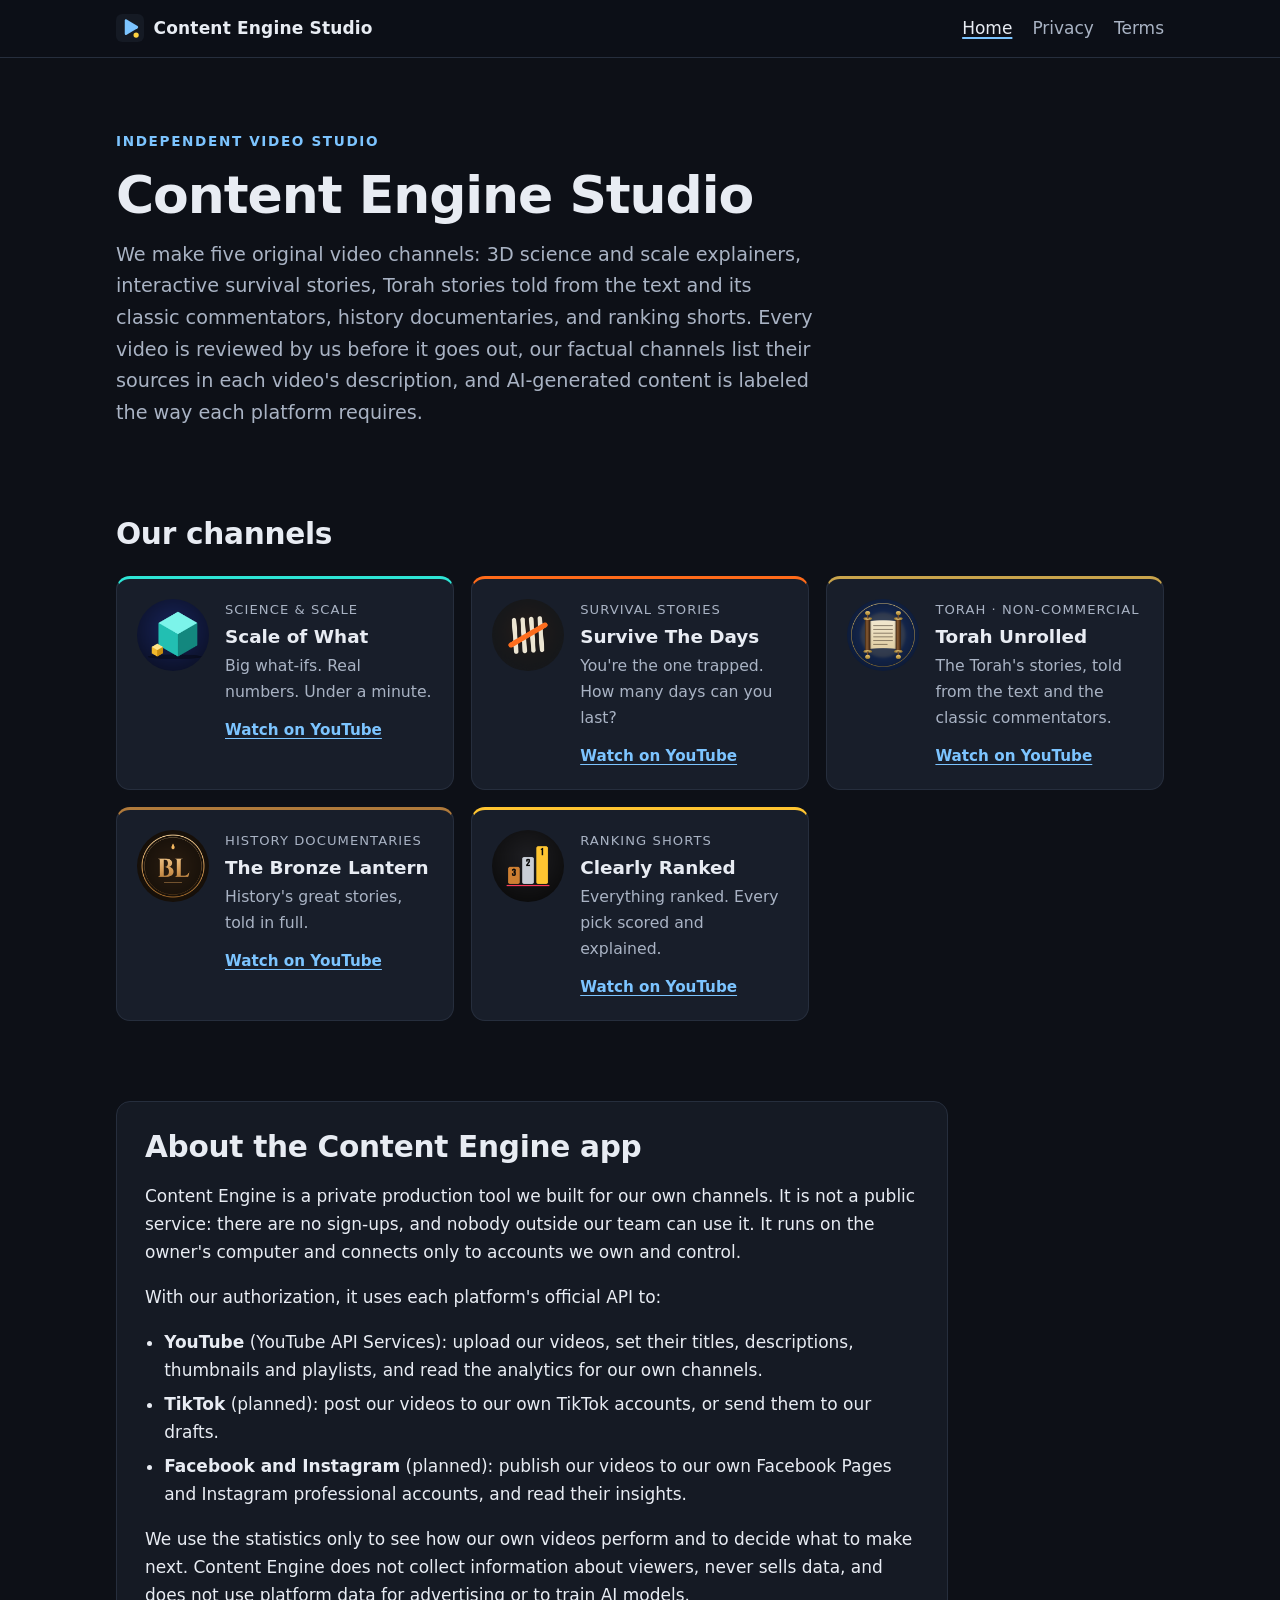
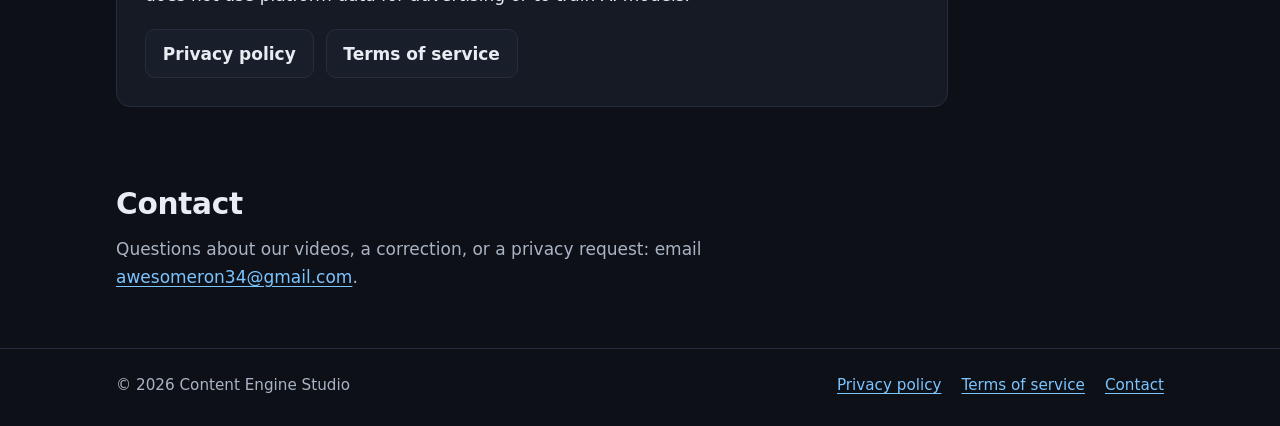
<file: index.html>
<!doctype html>
<html lang="en">
<head>
  <meta charset="utf-8">
  <meta name="viewport" content="width=device-width, initial-scale=1">
  <title>Content Engine Studio: original video channels</title>
  <meta name="description" content="Content Engine Studio makes five original video channels: Scale of What, Survive The Days, Torah Unrolled, The Bronze Lantern and Clearly Ranked.">
  <meta name="theme-color" content="#0d1017">
  <link rel="icon" href="favicon.svg" type="image/svg+xml">
  <link rel="icon" href="favicon.ico" sizes="32x32">
  <link rel="apple-touch-icon" href="apple-touch-icon.png">
  <link rel="stylesheet" href="assets/style.css">
</head>
<body>
  <a class="skip-link" href="#main">Skip to content</a>
  <header class="site-header">
    <div class="wrap">
      <a class="brand" href="./">
        <img class="brand-mark" src="favicon.svg" alt="" width="28" height="28">
        <span>Content Engine Studio</span>
      </a>
      <nav class="site-nav" aria-label="Main">
        <ul>
          <li><a href="./" aria-current="page">Home</a></li>
          <li><a href="privacy.html">Privacy</a></li>
          <li><a href="terms.html">Terms</a></li>
        </ul>
      </nav>
    </div>
  </header>

  <main id="main">
    <div class="wrap">
      <section class="hero" aria-labelledby="hero-title">
        <p class="eyebrow">Independent video studio</p>
        <h1 id="hero-title">Content Engine Studio</h1>
        <p class="lead">We make five original video channels: 3D science and scale explainers, interactive survival stories, Torah stories told from the text and its classic commentators, history documentaries, and ranking shorts. Every video is reviewed by us before it goes out, our factual channels list their sources in each video's description, and AI-generated content is labeled the way each platform requires.</p>
      </section>

      <section aria-labelledby="channels-title">
        <h2 id="channels-title">Our channels</h2>
        <ul class="channels">
          <li class="card" style="--card-accent:#2EE6D6">
            <img src="assets/icons/scale-of-what.png" alt="Scale of What channel icon" width="72" height="72">
            <div>
              <p class="kind">Science &amp; scale</p>
              <h3>Scale of What</h3>
              <p>Big what-ifs. Real numbers. Under a minute.</p>
              <a href="https://www.youtube.com/@ScaleOfWhat">Watch on YouTube<span class="visually-hidden"> (Scale of What)</span></a>
            </div>
          </li>
          <li class="card" style="--card-accent:#FF6B1A">
            <img src="assets/icons/survive-the-days.png" alt="Survive The Days channel icon" width="72" height="72">
            <div>
              <p class="kind">Survival stories</p>
              <h3>Survive The Days</h3>
              <p>You're the one trapped. How many days can you last?</p>
              <a href="https://www.youtube.com/channel/UCvH3kJifDxoX4WHQWsAF6LQ">Watch on YouTube<span class="visually-hidden"> (Survive The Days)</span></a>
            </div>
          </li>
          <li class="card" style="--card-accent:#C9A44C">
            <img src="assets/icons/torah-unrolled.png" alt="Torah Unrolled channel icon" width="72" height="72">
            <div>
              <p class="kind">Torah · non-commercial</p>
              <h3>Torah Unrolled</h3>
              <p>The Torah's stories, told from the text and the classic commentators.</p>
              <a href="https://www.youtube.com/@TorahUnrolled">Watch on YouTube<span class="visually-hidden"> (Torah Unrolled)</span></a>
            </div>
          </li>
          <li class="card" style="--card-accent:#B07A3B">
            <img src="assets/icons/the-bronze-lantern.png" alt="The Bronze Lantern channel icon" width="72" height="72">
            <div>
              <p class="kind">History documentaries</p>
              <h3>The Bronze Lantern</h3>
              <p>History's great stories, told in full.</p>
              <a href="https://www.youtube.com/@TheBronzeLantern">Watch on YouTube<span class="visually-hidden"> (The Bronze Lantern)</span></a>
            </div>
          </li>
          <li class="card" style="--card-accent:#FFC531">
            <img src="assets/icons/clearly-ranked.png" alt="Clearly Ranked channel icon" width="72" height="72">
            <div>
              <p class="kind">Ranking shorts</p>
              <h3>Clearly Ranked</h3>
              <p>Everything ranked. Every pick scored and explained.</p>
              <a href="https://www.youtube.com/@ClearlyRanked">Watch on YouTube<span class="visually-hidden"> (Clearly Ranked)</span></a>
            </div>
          </li>
        </ul>
      </section>

      <section aria-labelledby="app-title">
        <div class="panel">
          <h2 id="app-title">About the Content Engine app</h2>
          <p>Content Engine is a private production tool we built for our own channels. It is not a public service: there are no sign-ups, and nobody outside our team can use it. It runs on the owner's computer and connects only to accounts we own and control.</p>
          <p>With our authorization, it uses each platform's official API to:</p>
          <ul>
            <li><strong>YouTube</strong> (YouTube API Services): upload our videos, set their titles, descriptions, thumbnails and playlists, and read the analytics for our own channels.</li>
            <li><strong>TikTok</strong> (planned): post our videos to our own TikTok accounts, or send them to our drafts.</li>
            <li><strong>Facebook and Instagram</strong> (planned): publish our videos to our own Facebook Pages and Instagram professional accounts, and read their insights.</li>
          </ul>
          <p>We use the statistics only to see how our own videos perform and to decide what to make next. Content Engine does not collect information about viewers, never sells data, and does not use platform data for advertising or to train AI models.</p>
          <div class="links-row">
            <a class="button" href="privacy.html">Privacy policy</a>
            <a class="button" href="terms.html">Terms of service</a>
          </div>
        </div>
      </section>

      <section aria-labelledby="contact-title">
        <h2 id="contact-title">Contact</h2>
        <p class="section-intro">Questions about our videos, a correction, or a privacy request: email <a href="mailto:awesomeron34@gmail.com">awesomeron34@gmail.com</a>.</p>
      </section>
    </div>
  </main>

  <footer class="site-footer">
    <div class="wrap">
      <p>© 2026 Content Engine Studio</p>
      <ul>
        <li><a href="privacy.html">Privacy policy</a></li>
        <li><a href="terms.html">Terms of service</a></li>
        <li><a href="mailto:awesomeron34@gmail.com">Contact</a></li>
      </ul>
    </div>
  </footer>
</body>
</html>
</file>
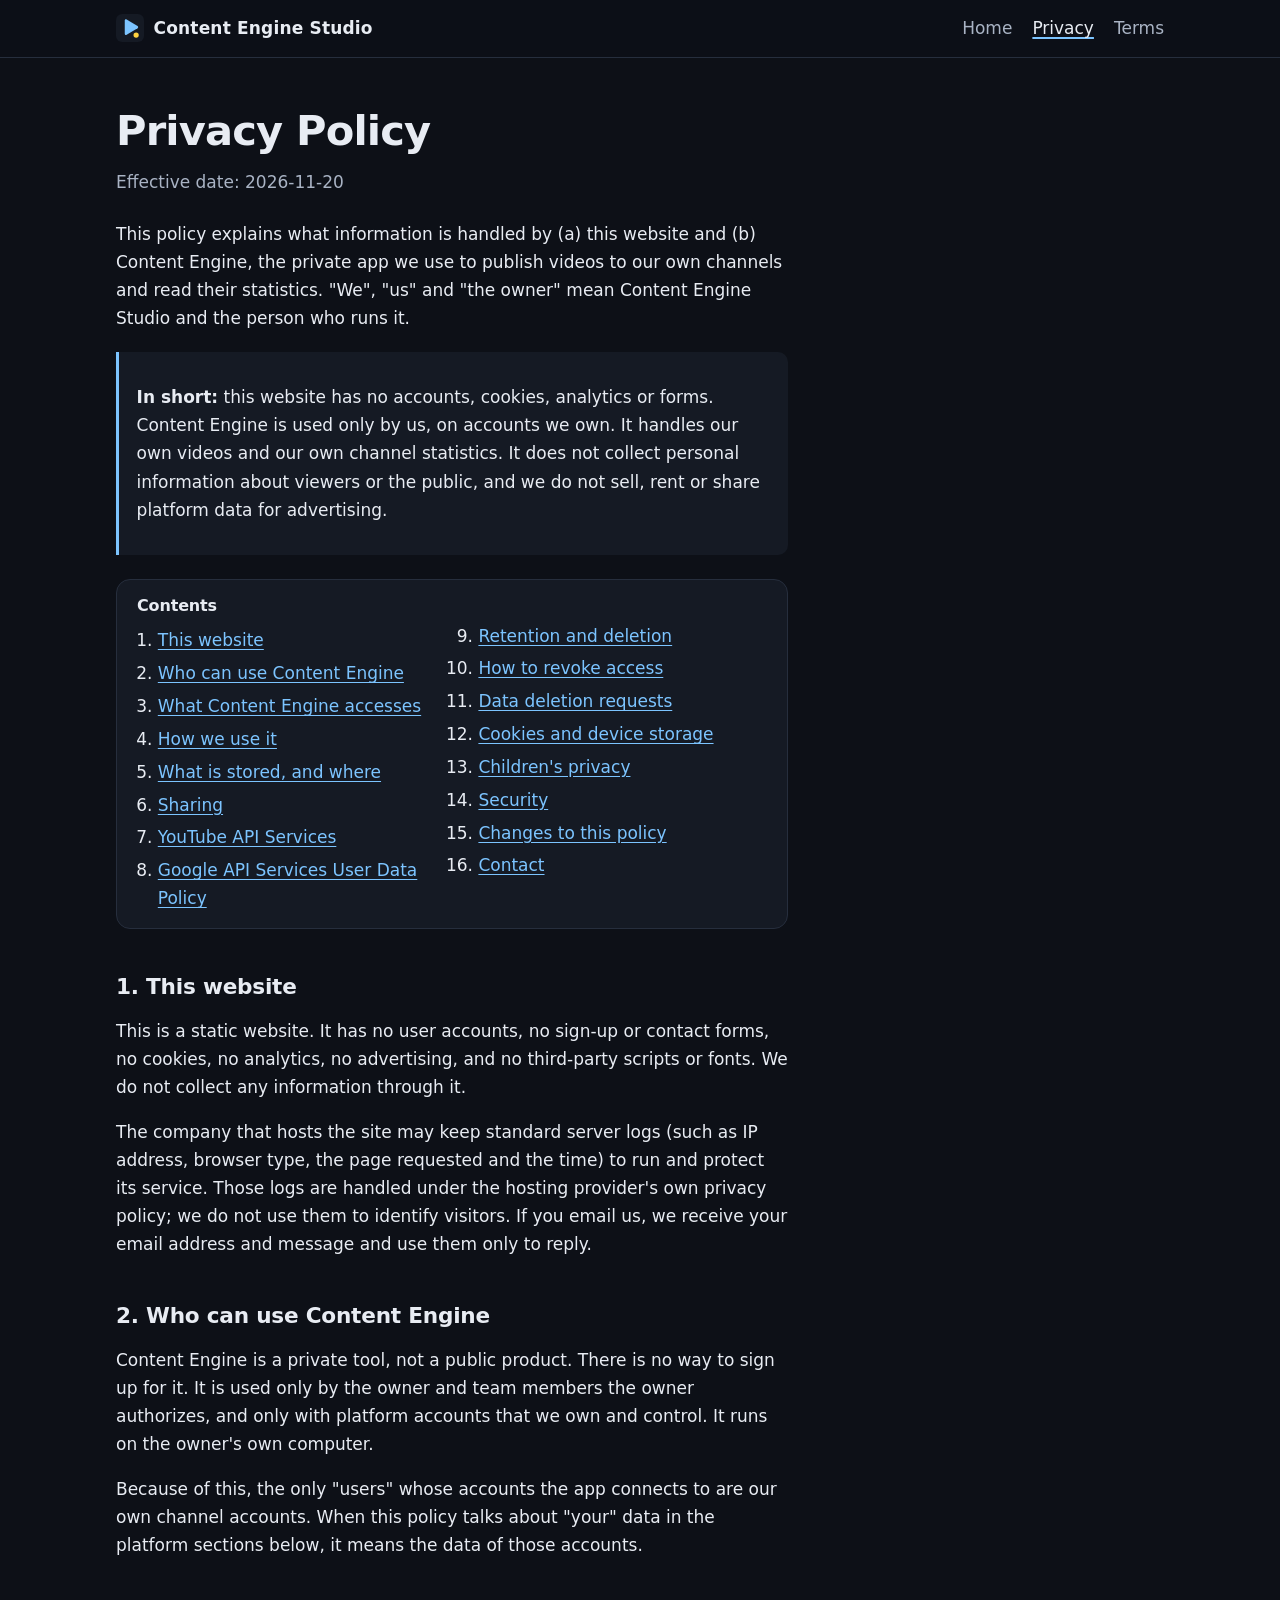
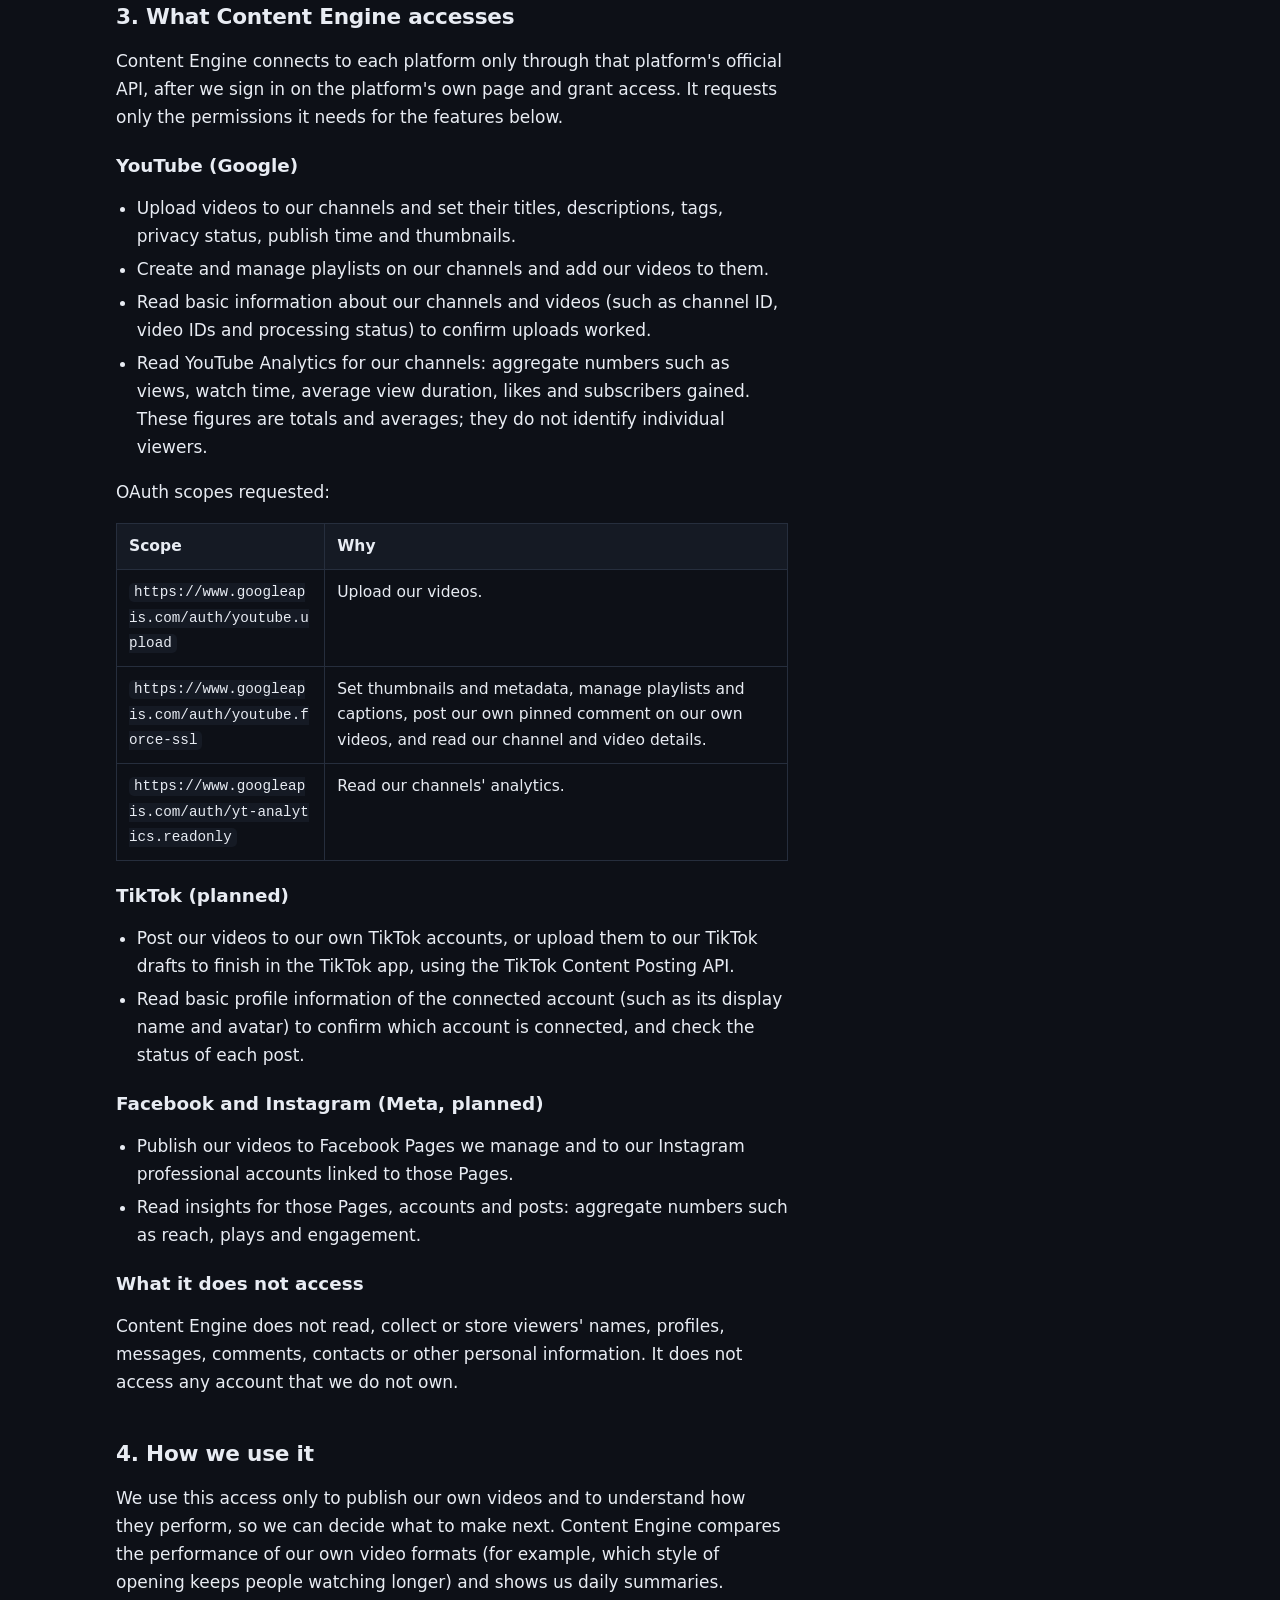
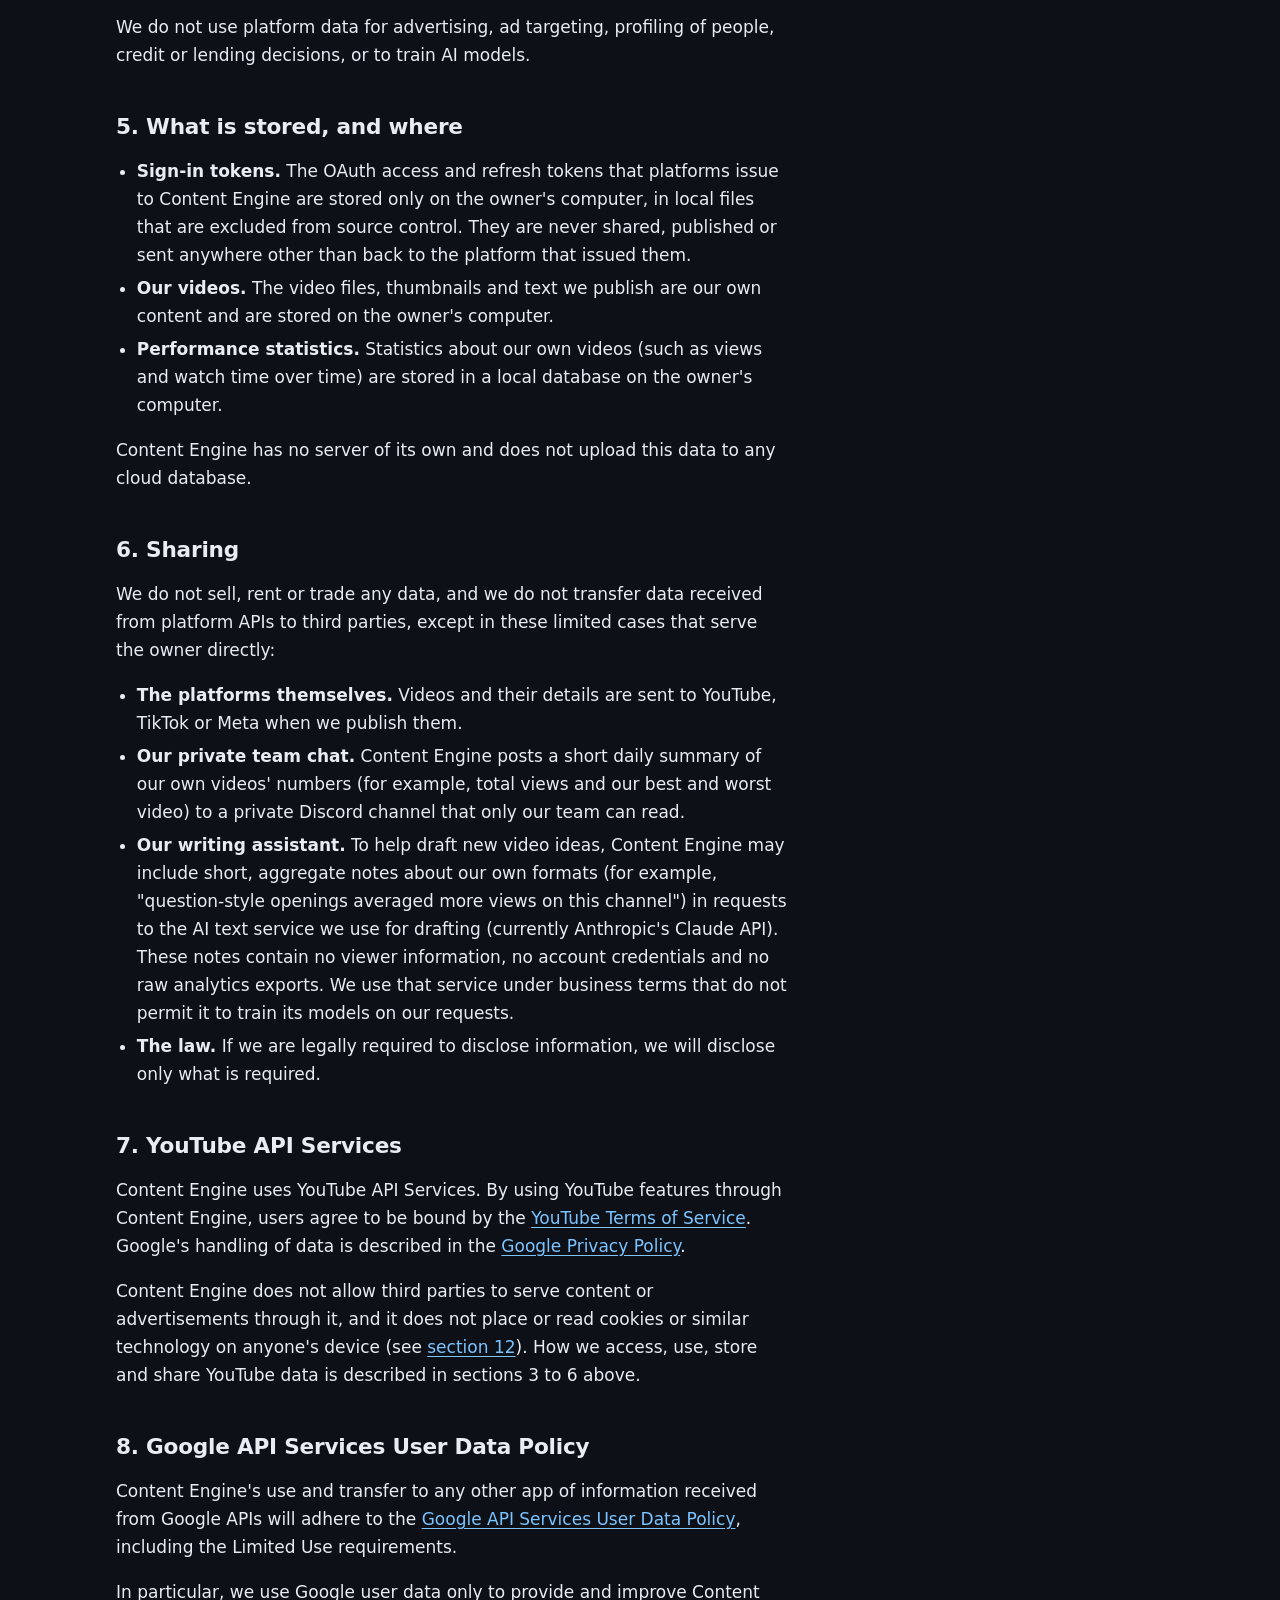
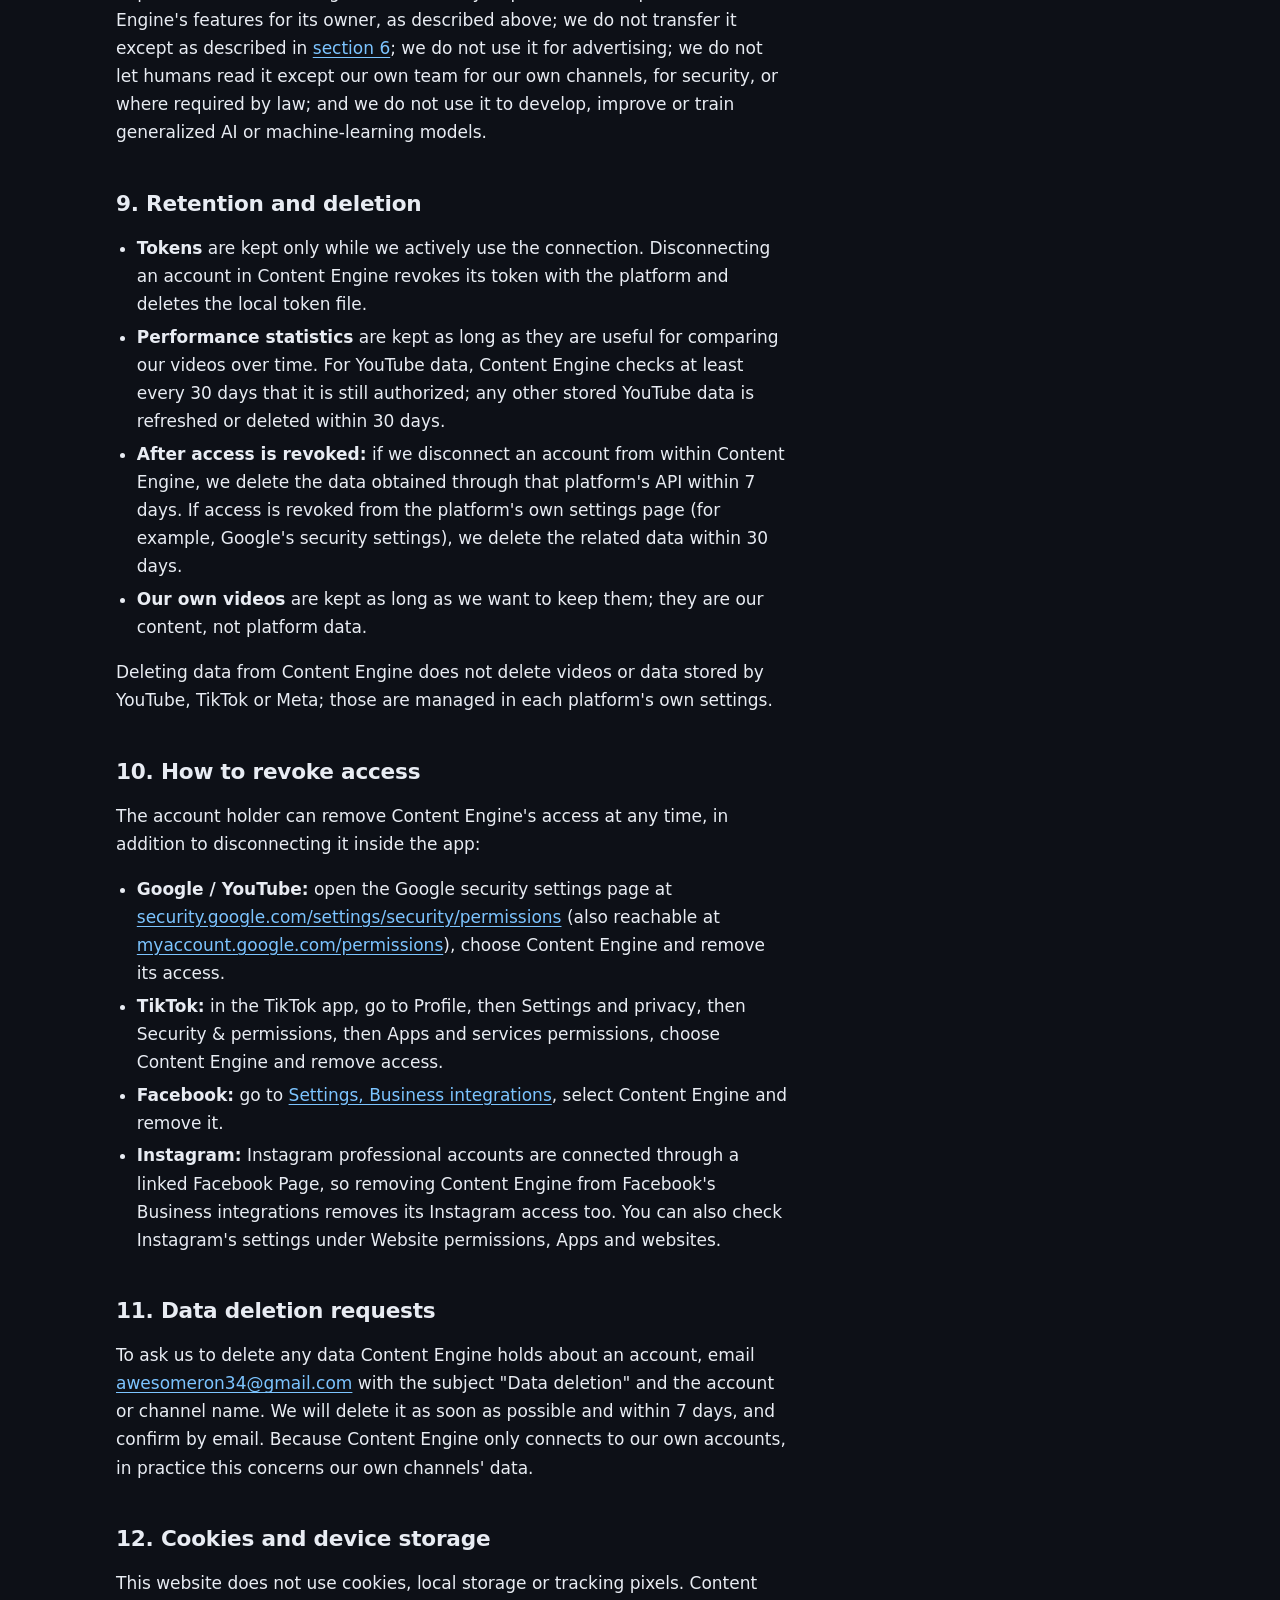
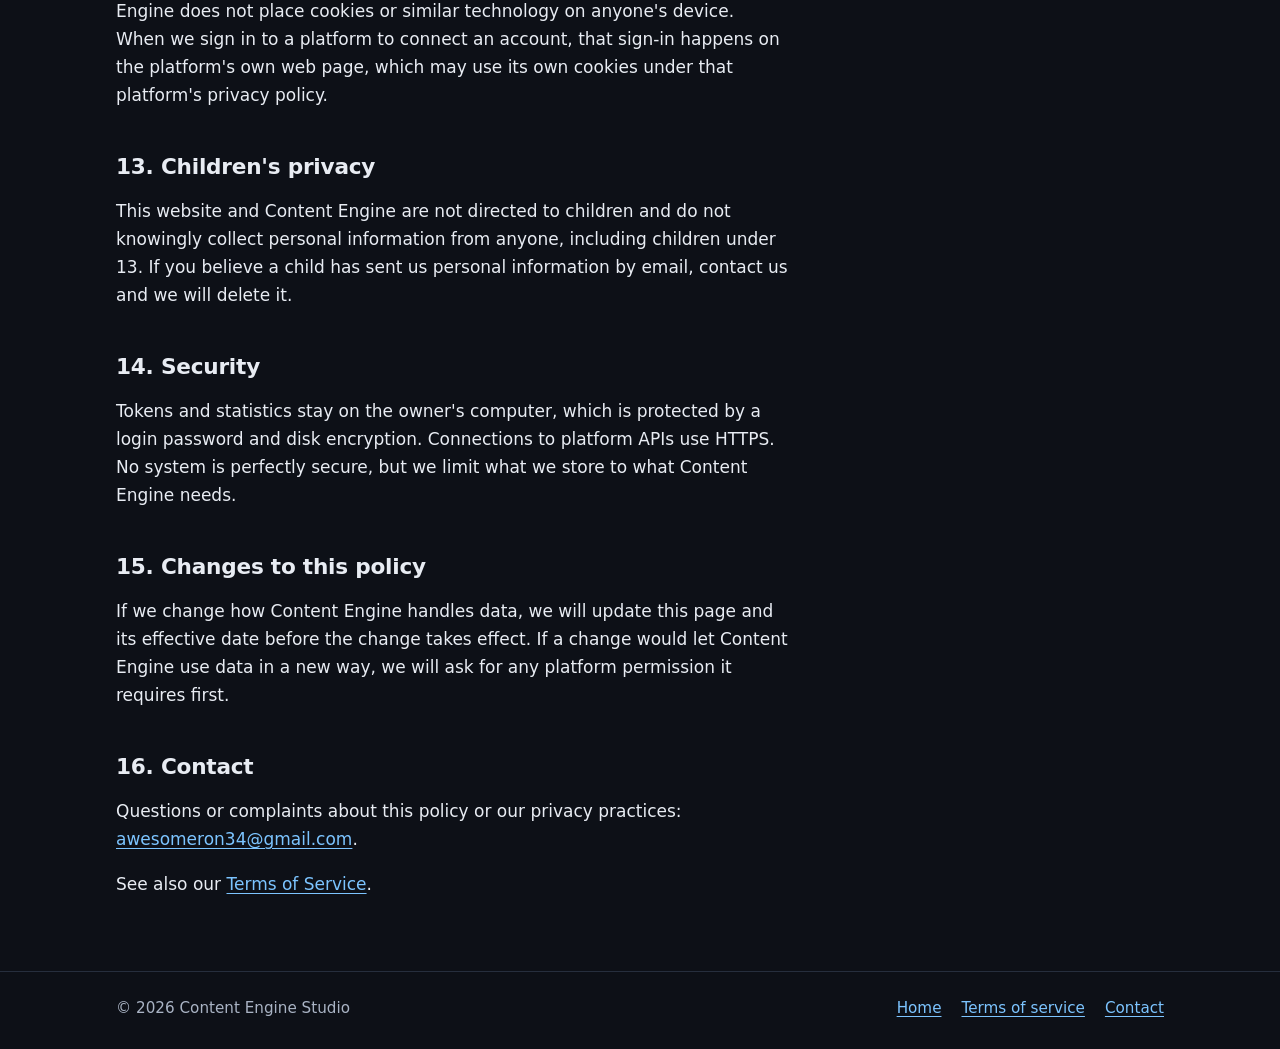
<file: privacy.html>
<!-- Drafted for the owner's review; not legal advice. -->
<!doctype html>
<html lang="en">
<head>
  <meta charset="utf-8">
  <meta name="viewport" content="width=device-width, initial-scale=1">
  <title>Privacy Policy | Content Engine Studio</title>
  <meta name="description" content="Privacy policy for the Content Engine Studio website and the Content Engine app.">
  <meta name="theme-color" content="#0d1017">
  <link rel="icon" href="favicon.svg" type="image/svg+xml">
  <link rel="icon" href="favicon.ico" sizes="32x32">
  <link rel="apple-touch-icon" href="apple-touch-icon.png">
  <link rel="stylesheet" href="assets/style.css">
</head>
<body>
  <a class="skip-link" href="#main">Skip to content</a>
  <header class="site-header">
    <div class="wrap">
      <a class="brand" href="./">
        <img class="brand-mark" src="favicon.svg" alt="" width="28" height="28">
        <span>Content Engine Studio</span>
      </a>
      <nav class="site-nav" aria-label="Main">
        <ul>
          <li><a href="./">Home</a></li>
          <li><a href="privacy.html" aria-current="page">Privacy</a></li>
          <li><a href="terms.html">Terms</a></li>
        </ul>
      </nav>
    </div>
  </header>

  <main id="main" class="doc">
    <div class="wrap">
      <h1>Privacy Policy</h1>
      <p class="meta">Effective date: 2026-11-20</p>

      <p>This policy explains what information is handled by (a) this website and (b) Content Engine, the private app we use to publish videos to our own channels and read their statistics. "We", "us" and "the owner" mean Content Engine Studio and the person who runs it.</p>

      <div class="callout">
        <p><strong>In short:</strong> this website has no accounts, cookies, analytics or forms. Content Engine is used only by us, on accounts we own. It handles our own videos and our own channel statistics. It does not collect personal information about viewers or the public, and we do not sell, rent or share platform data for advertising.</p>
      </div>

      <nav class="toc" aria-labelledby="toc-title">
        <h2 id="toc-title">Contents</h2>
        <ol>
          <li><a href="#website">This website</a></li>
          <li><a href="#who">Who can use Content Engine</a></li>
          <li><a href="#access">What Content Engine accesses</a></li>
          <li><a href="#use">How we use it</a></li>
          <li><a href="#storage">What is stored, and where</a></li>
          <li><a href="#sharing">Sharing</a></li>
          <li><a href="#youtube">YouTube API Services</a></li>
          <li><a href="#google">Google API Services User Data Policy</a></li>
          <li><a href="#retention">Retention and deletion</a></li>
          <li><a href="#revoke">How to revoke access</a></li>
          <li><a href="#data-deletion">Data deletion requests</a></li>
          <li><a href="#cookies">Cookies and device storage</a></li>
          <li><a href="#children">Children's privacy</a></li>
          <li><a href="#security">Security</a></li>
          <li><a href="#changes">Changes to this policy</a></li>
          <li><a href="#contact">Contact</a></li>
        </ol>
      </nav>

      <h2 id="website">1. This website</h2>
      <p>This is a static website. It has no user accounts, no sign-up or contact forms, no cookies, no analytics, no advertising, and no third-party scripts or fonts. We do not collect any information through it.</p>
      <p>The company that hosts the site may keep standard server logs (such as IP address, browser type, the page requested and the time) to run and protect its service. Those logs are handled under the hosting provider's own privacy policy; we do not use them to identify visitors. If you email us, we receive your email address and message and use them only to reply.</p>

      <h2 id="who">2. Who can use Content Engine</h2>
      <p>Content Engine is a private tool, not a public product. There is no way to sign up for it. It is used only by the owner and team members the owner authorizes, and only with platform accounts that we own and control. It runs on the owner's own computer.</p>
      <p>Because of this, the only "users" whose accounts the app connects to are our own channel accounts. When this policy talks about "your" data in the platform sections below, it means the data of those accounts.</p>

      <h2 id="access">3. What Content Engine accesses</h2>
      <p>Content Engine connects to each platform only through that platform's official API, after we sign in on the platform's own page and grant access. It requests only the permissions it needs for the features below.</p>

      <h3>YouTube (Google)</h3>
      <ul>
        <li>Upload videos to our channels and set their titles, descriptions, tags, privacy status, publish time and thumbnails.</li>
        <li>Create and manage playlists on our channels and add our videos to them.</li>
        <li>Read basic information about our channels and videos (such as channel ID, video IDs and processing status) to confirm uploads worked.</li>
        <li>Read YouTube Analytics for our channels: aggregate numbers such as views, watch time, average view duration, likes and subscribers gained. These figures are totals and averages; they do not identify individual viewers.</li>
      </ul>
      <p>OAuth scopes requested:</p>
      <div class="table-wrap">
        <table>
          <thead><tr><th scope="col">Scope</th><th scope="col">Why</th></tr></thead>
          <tbody>
            <tr><td><code>https://www.googleapis.com/auth/youtube.upload</code></td><td>Upload our videos.</td></tr>
            <tr><td><code>https://www.googleapis.com/auth/youtube.force-ssl</code></td><td>Set thumbnails and metadata, manage playlists and captions, post our own pinned comment on our own videos, and read our channel and video details.</td></tr>
            <tr><td><code>https://www.googleapis.com/auth/yt-analytics.readonly</code></td><td>Read our channels' analytics.</td></tr>
          </tbody>
        </table>
      </div>

      <h3>TikTok (planned)</h3>
      <ul>
        <li>Post our videos to our own TikTok accounts, or upload them to our TikTok drafts to finish in the TikTok app, using the TikTok Content Posting API.</li>
        <li>Read basic profile information of the connected account (such as its display name and avatar) to confirm which account is connected, and check the status of each post.</li>
      </ul>

      <h3>Facebook and Instagram (Meta, planned)</h3>
      <ul>
        <li>Publish our videos to Facebook Pages we manage and to our Instagram professional accounts linked to those Pages.</li>
        <li>Read insights for those Pages, accounts and posts: aggregate numbers such as reach, plays and engagement.</li>
      </ul>

      <h3>What it does not access</h3>
      <p>Content Engine does not read, collect or store viewers' names, profiles, messages, comments, contacts or other personal information. It does not access any account that we do not own.</p>

      <h2 id="use">4. How we use it</h2>
      <p>We use this access only to publish our own videos and to understand how they perform, so we can decide what to make next. Content Engine compares the performance of our own video formats (for example, which style of opening keeps people watching longer) and shows us daily summaries.</p>
      <p>We do not use platform data for advertising, ad targeting, profiling of people, credit or lending decisions, or to train AI models.</p>

      <h2 id="storage">5. What is stored, and where</h2>
      <ul>
        <li><strong>Sign-in tokens.</strong> The OAuth access and refresh tokens that platforms issue to Content Engine are stored only on the owner's computer, in local files that are excluded from source control. They are never shared, published or sent anywhere other than back to the platform that issued them.</li>
        <li><strong>Our videos.</strong> The video files, thumbnails and text we publish are our own content and are stored on the owner's computer.</li>
        <li><strong>Performance statistics.</strong> Statistics about our own videos (such as views and watch time over time) are stored in a local database on the owner's computer.</li>
      </ul>
      <p>Content Engine has no server of its own and does not upload this data to any cloud database.</p>

      <h2 id="sharing">6. Sharing</h2>
      <p>We do not sell, rent or trade any data, and we do not transfer data received from platform APIs to third parties, except in these limited cases that serve the owner directly:</p>
      <ul>
        <li><strong>The platforms themselves.</strong> Videos and their details are sent to YouTube, TikTok or Meta when we publish them.</li>
        <li><strong>Our private team chat.</strong> Content Engine posts a short daily summary of our own videos' numbers (for example, total views and our best and worst video) to a private Discord channel that only our team can read.</li>
        <li><strong>Our writing assistant.</strong> To help draft new video ideas, Content Engine may include short, aggregate notes about our own formats (for example, "question-style openings averaged more views on this channel") in requests to the AI text service we use for drafting (currently Anthropic's Claude API). These notes contain no viewer information, no account credentials and no raw analytics exports. We use that service under business terms that do not permit it to train its models on our requests.</li>
        <li><strong>The law.</strong> If we are legally required to disclose information, we will disclose only what is required.</li>
      </ul>

      <h2 id="youtube">7. YouTube API Services</h2>
      <p>Content Engine uses YouTube API Services. By using YouTube features through Content Engine, users agree to be bound by the <a href="https://www.youtube.com/t/terms">YouTube Terms of Service</a>. Google's handling of data is described in the <a href="http://www.google.com/policies/privacy">Google Privacy Policy</a>.</p>
      <p>Content Engine does not allow third parties to serve content or advertisements through it, and it does not place or read cookies or similar technology on anyone's device (see <a href="#cookies">section 12</a>). How we access, use, store and share YouTube data is described in sections 3 to 6 above.</p>

      <h2 id="google">8. Google API Services User Data Policy</h2>
      <p>Content Engine's use and transfer to any other app of information received from Google APIs will adhere to the <a href="https://developers.google.com/terms/api-services-user-data-policy">Google API Services User Data Policy</a>, including the Limited Use requirements.</p>
      <p>In particular, we use Google user data only to provide and improve Content Engine's features for its owner, as described above; we do not transfer it except as described in <a href="#sharing">section 6</a>; we do not use it for advertising; we do not let humans read it except our own team for our own channels, for security, or where required by law; and we do not use it to develop, improve or train generalized AI or machine-learning models.</p>

      <h2 id="retention">9. Retention and deletion</h2>
      <ul>
        <li><strong>Tokens</strong> are kept only while we actively use the connection. Disconnecting an account in Content Engine revokes its token with the platform and deletes the local token file.</li>
        <li><strong>Performance statistics</strong> are kept as long as they are useful for comparing our videos over time. For YouTube data, Content Engine checks at least every 30 days that it is still authorized; any other stored YouTube data is refreshed or deleted within 30 days.</li>
        <li><strong>After access is revoked:</strong> if we disconnect an account from within Content Engine, we delete the data obtained through that platform's API within 7 days. If access is revoked from the platform's own settings page (for example, Google's security settings), we delete the related data within 30 days.</li>
        <li><strong>Our own videos</strong> are kept as long as we want to keep them; they are our content, not platform data.</li>
      </ul>
      <p>Deleting data from Content Engine does not delete videos or data stored by YouTube, TikTok or Meta; those are managed in each platform's own settings.</p>

      <h2 id="revoke">10. How to revoke access</h2>
      <p>The account holder can remove Content Engine's access at any time, in addition to disconnecting it inside the app:</p>
      <ul>
        <li><strong>Google / YouTube:</strong> open the Google security settings page at <a href="https://security.google.com/settings/security/permissions">security.google.com/settings/security/permissions</a> (also reachable at <a href="https://myaccount.google.com/permissions">myaccount.google.com/permissions</a>), choose Content Engine and remove its access.</li>
        <li><strong>TikTok:</strong> in the TikTok app, go to Profile, then Settings and privacy, then Security &amp; permissions, then Apps and services permissions, choose Content Engine and remove access.</li>
        <li><strong>Facebook:</strong> go to <a href="https://www.facebook.com/settings?tab=business_tools">Settings, Business integrations</a>, select Content Engine and remove it.</li>
        <li><strong>Instagram:</strong> Instagram professional accounts are connected through a linked Facebook Page, so removing Content Engine from Facebook's Business integrations removes its Instagram access too. You can also check Instagram's settings under Website permissions, Apps and websites.</li>
      </ul>

      <h2 id="data-deletion">11. Data deletion requests</h2>
      <p>To ask us to delete any data Content Engine holds about an account, email <a href="mailto:awesomeron34@gmail.com">awesomeron34@gmail.com</a> with the subject "Data deletion" and the account or channel name. We will delete it as soon as possible and within 7 days, and confirm by email. Because Content Engine only connects to our own accounts, in practice this concerns our own channels' data.</p>

      <h2 id="cookies">12. Cookies and device storage</h2>
      <p>This website does not use cookies, local storage or tracking pixels. Content Engine does not place cookies or similar technology on anyone's device. When we sign in to a platform to connect an account, that sign-in happens on the platform's own web page, which may use its own cookies under that platform's privacy policy.</p>

      <h2 id="children">13. Children's privacy</h2>
      <p>This website and Content Engine are not directed to children and do not knowingly collect personal information from anyone, including children under 13. If you believe a child has sent us personal information by email, contact us and we will delete it.</p>

      <h2 id="security">14. Security</h2>
      <p>Tokens and statistics stay on the owner's computer, which is protected by a login password and disk encryption. Connections to platform APIs use HTTPS. No system is perfectly secure, but we limit what we store to what Content Engine needs.</p>

      <h2 id="changes">15. Changes to this policy</h2>
      <p>If we change how Content Engine handles data, we will update this page and its effective date before the change takes effect. If a change would let Content Engine use data in a new way, we will ask for any platform permission it requires first.</p>

      <h2 id="contact">16. Contact</h2>
      <p>Questions or complaints about this policy or our privacy practices: <a href="mailto:awesomeron34@gmail.com">awesomeron34@gmail.com</a>.</p>
      <p>See also our <a href="terms.html">Terms of Service</a>.</p>
    </div>
  </main>

  <footer class="site-footer">
    <div class="wrap">
      <p>© 2026 Content Engine Studio</p>
      <ul>
        <li><a href="./">Home</a></li>
        <li><a href="terms.html">Terms of service</a></li>
        <li><a href="mailto:awesomeron34@gmail.com">Contact</a></li>
      </ul>
    </div>
  </footer>
</body>
</html>
</file>
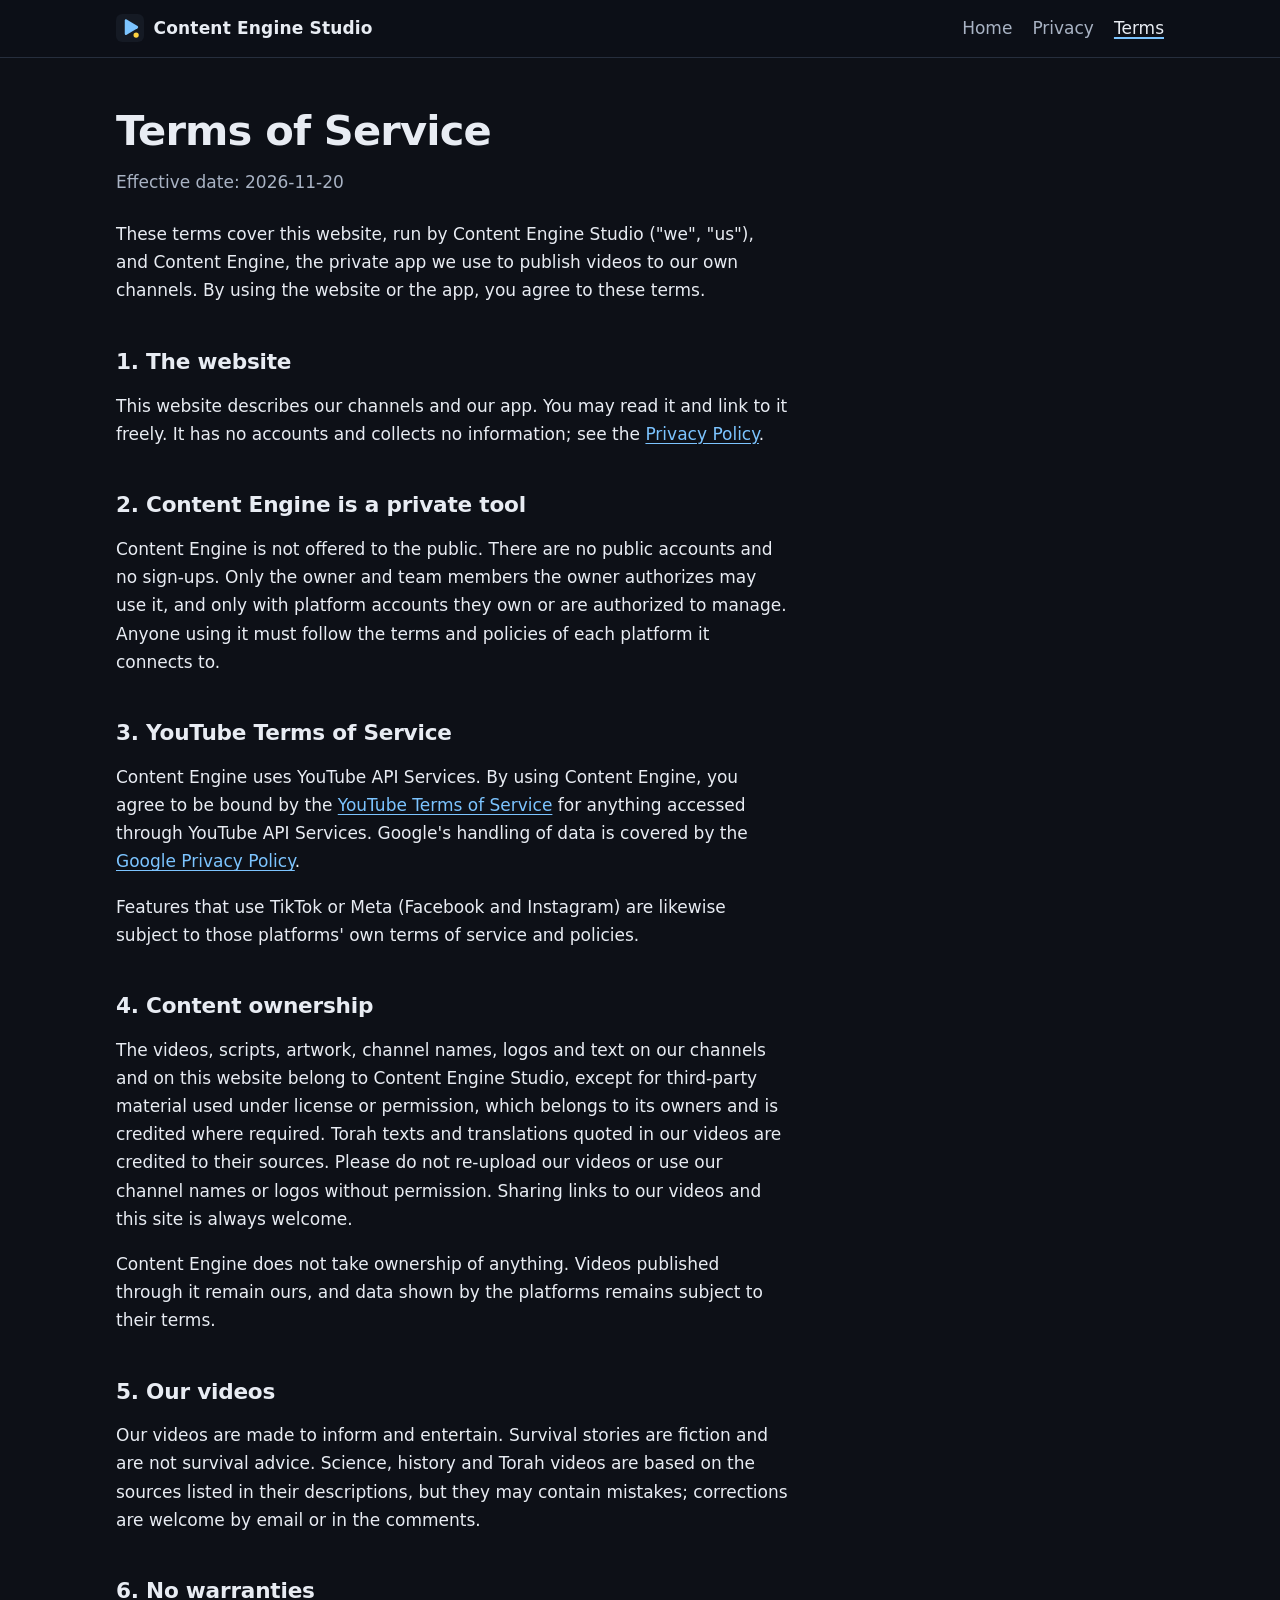
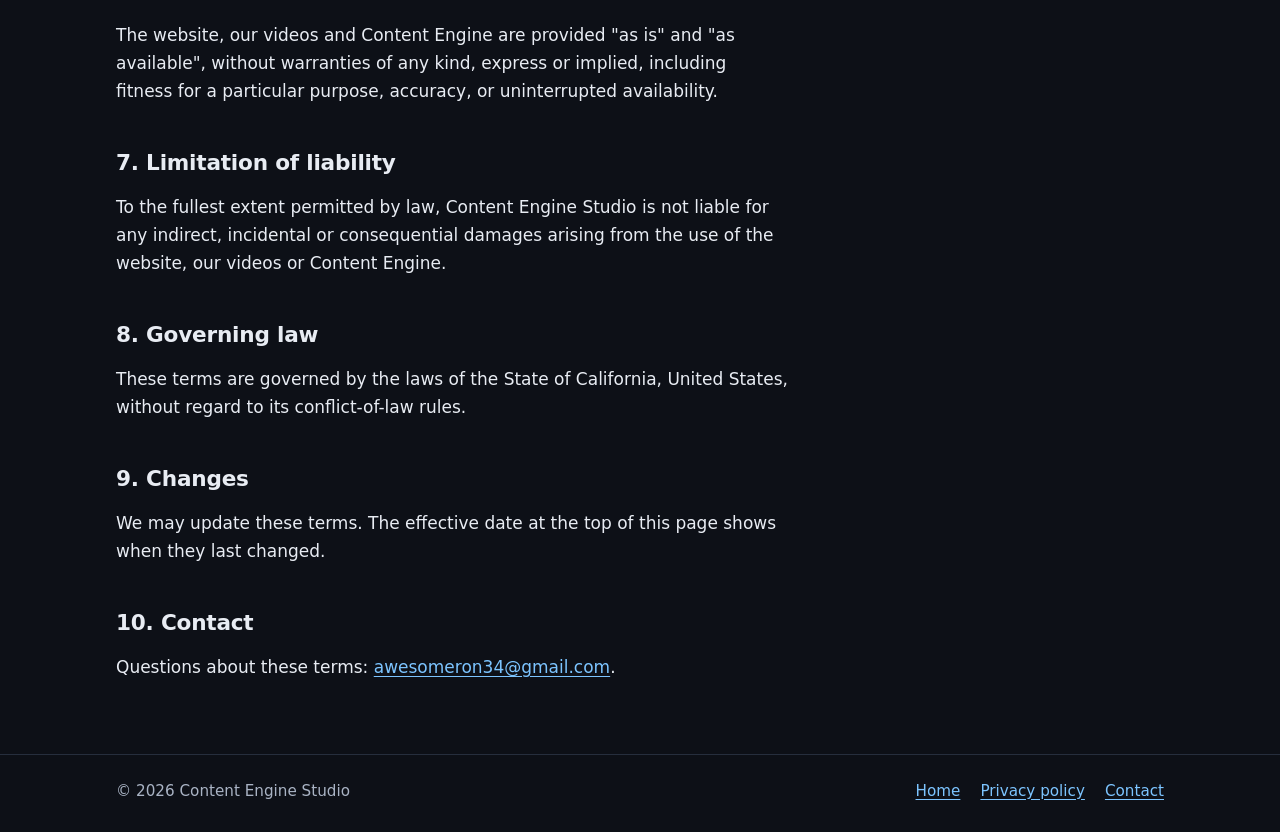
<file: terms.html>
<!doctype html>
<html lang="en">
<head>
  <meta charset="utf-8">
  <meta name="viewport" content="width=device-width, initial-scale=1">
  <title>Terms of Service | Content Engine Studio</title>
  <meta name="description" content="Terms of service for the Content Engine Studio website and the Content Engine app.">
  <meta name="theme-color" content="#0d1017">
  <link rel="icon" href="favicon.svg" type="image/svg+xml">
  <link rel="icon" href="favicon.ico" sizes="32x32">
  <link rel="apple-touch-icon" href="apple-touch-icon.png">
  <link rel="stylesheet" href="assets/style.css">
</head>
<body>
  <a class="skip-link" href="#main">Skip to content</a>
  <header class="site-header">
    <div class="wrap">
      <a class="brand" href="./">
        <img class="brand-mark" src="favicon.svg" alt="" width="28" height="28">
        <span>Content Engine Studio</span>
      </a>
      <nav class="site-nav" aria-label="Main">
        <ul>
          <li><a href="./">Home</a></li>
          <li><a href="privacy.html">Privacy</a></li>
          <li><a href="terms.html" aria-current="page">Terms</a></li>
        </ul>
      </nav>
    </div>
  </header>

  <main id="main" class="doc">
    <div class="wrap">
      <h1>Terms of Service</h1>
      <p class="meta">Effective date: 2026-11-20</p>

      <p>These terms cover this website, run by Content Engine Studio ("we", "us"), and Content Engine, the private app we use to publish videos to our own channels. By using the website or the app, you agree to these terms.</p>

      <h2 id="website">1. The website</h2>
      <p>This website describes our channels and our app. You may read it and link to it freely. It has no accounts and collects no information; see the <a href="privacy.html">Privacy Policy</a>.</p>

      <h2 id="app">2. Content Engine is a private tool</h2>
      <p>Content Engine is not offered to the public. There are no public accounts and no sign-ups. Only the owner and team members the owner authorizes may use it, and only with platform accounts they own or are authorized to manage. Anyone using it must follow the terms and policies of each platform it connects to.</p>

      <h2 id="youtube">3. YouTube Terms of Service</h2>
      <p>Content Engine uses YouTube API Services. By using Content Engine, you agree to be bound by the <a href="https://www.youtube.com/t/terms">YouTube Terms of Service</a> for anything accessed through YouTube API Services. Google's handling of data is covered by the <a href="http://www.google.com/policies/privacy">Google Privacy Policy</a>.</p>
      <p>Features that use TikTok or Meta (Facebook and Instagram) are likewise subject to those platforms' own terms of service and policies.</p>

      <h2 id="content">4. Content ownership</h2>
      <p>The videos, scripts, artwork, channel names, logos and text on our channels and on this website belong to Content Engine Studio, except for third-party material used under license or permission, which belongs to its owners and is credited where required. Torah texts and translations quoted in our videos are credited to their sources. Please do not re-upload our videos or use our channel names or logos without permission. Sharing links to our videos and this site is always welcome.</p>
      <p>Content Engine does not take ownership of anything. Videos published through it remain ours, and data shown by the platforms remains subject to their terms.</p>

      <h2 id="nature">5. Our videos</h2>
      <p>Our videos are made to inform and entertain. Survival stories are fiction and are not survival advice. Science, history and Torah videos are based on the sources listed in their descriptions, but they may contain mistakes; corrections are welcome by email or in the comments.</p>

      <h2 id="warranty">6. No warranties</h2>
      <p>The website, our videos and Content Engine are provided "as is" and "as available", without warranties of any kind, express or implied, including fitness for a particular purpose, accuracy, or uninterrupted availability.</p>

      <h2 id="liability">7. Limitation of liability</h2>
      <p>To the fullest extent permitted by law, Content Engine Studio is not liable for any indirect, incidental or consequential damages arising from the use of the website, our videos or Content Engine.</p>

      <h2 id="law">8. Governing law</h2>
      <p>These terms are governed by the laws of the State of California, United States, without regard to its conflict-of-law rules.</p>

      <h2 id="changes">9. Changes</h2>
      <p>We may update these terms. The effective date at the top of this page shows when they last changed.</p>

      <h2 id="contact">10. Contact</h2>
      <p>Questions about these terms: <a href="mailto:awesomeron34@gmail.com">awesomeron34@gmail.com</a>.</p>
    </div>
  </main>

  <footer class="site-footer">
    <div class="wrap">
      <p>© 2026 Content Engine Studio</p>
      <ul>
        <li><a href="./">Home</a></li>
        <li><a href="privacy.html">Privacy policy</a></li>
        <li><a href="mailto:awesomeron34@gmail.com">Contact</a></li>
      </ul>
    </div>
  </footer>
</body>
</html>
</file>
<file: assets/style.css>
/* Single stylesheet for the whole site. No external fonts or scripts. */
:root {
  --bg: #0d1017;
  --bg-raised: #151a24;
  --bg-card: #181e2a;
  --line: #262e3d;
  --text: #e8ecf3;
  --text-muted: #a9b3c4;
  --accent: #7cc4ff;
  --accent-strong: #a9d8ff;
  --focus: #ffd23f;
  --radius: 14px;
  --max: 68rem;
  --prose: 42rem;
  color-scheme: dark;
}

*, *::before, *::after { box-sizing: border-box; }

html { -webkit-text-size-adjust: 100%; text-size-adjust: 100%; }

body {
  margin: 0;
  background: var(--bg);
  color: var(--text);
  font: 1.0625rem/1.65 system-ui, -apple-system, "Segoe UI", Roboto, "Helvetica Neue", Arial, sans-serif;
  min-height: 100vh;
  display: flex;
  flex-direction: column;
}

main { flex: 1; }

img { max-width: 100%; height: auto; display: block; }

a { color: var(--accent); text-underline-offset: 0.18em; }
a:hover { color: var(--accent-strong); }
:focus-visible { outline: 3px solid var(--focus); outline-offset: 3px; border-radius: 4px; }

.skip-link {
  position: absolute; left: 1rem; top: -3rem;
  background: var(--focus); color: #000; padding: 0.5rem 0.9rem; border-radius: 8px;
  font-weight: 600; z-index: 10; text-decoration: none;
}
.skip-link:focus { top: 1rem; }

.wrap { width: 100%; max-width: var(--max); margin: 0 auto; padding: 0 1.25rem; }

/* Header / nav */
.site-header { border-bottom: 1px solid var(--line); background: rgba(13, 16, 23, 0.92); }
.site-header .wrap {
  display: flex; align-items: center; justify-content: space-between;
  gap: 1rem; flex-wrap: wrap; padding-top: 0.9rem; padding-bottom: 0.9rem;
}
.brand {
  display: flex; align-items: center; gap: 0.6rem;
  color: var(--text); text-decoration: none; font-weight: 700; letter-spacing: 0.01em;
}
.brand-mark { width: 28px; height: 28px; flex: none; }
.site-nav ul { list-style: none; display: flex; gap: 1.25rem; margin: 0; padding: 0; flex-wrap: wrap; }
.site-nav a { color: var(--text-muted); text-decoration: none; font-weight: 500; }
.site-nav a:hover, .site-nav a[aria-current="page"] { color: var(--text); }
.site-nav a[aria-current="page"] { text-decoration: underline; text-decoration-color: var(--accent); text-decoration-thickness: 2px; }

/* Hero */
.hero { padding: 4.5rem 0 3rem; }
.eyebrow {
  color: var(--accent); font-weight: 600; font-size: 0.85rem;
  text-transform: uppercase; letter-spacing: 0.12em; margin: 0 0 0.75rem;
}
h1, h2, h3 { line-height: 1.2; margin: 0 0 0.75rem; }
h1 { font-size: clamp(2.1rem, 5vw, 3.25rem); letter-spacing: -0.02em; }
h2 { font-size: clamp(1.45rem, 3vw, 1.85rem); letter-spacing: -0.01em; }
h3 { font-size: 1.15rem; }
.lead { font-size: 1.2rem; color: var(--text-muted); max-width: 44rem; margin: 0; }

section { padding: 2.5rem 0; }
.section-intro { color: var(--text-muted); max-width: 44rem; margin-top: 0; }

/* Channel cards */
.channels {
  list-style: none; margin: 1.5rem 0 0; padding: 0;
  display: grid; gap: 1.1rem;
  grid-template-columns: repeat(auto-fill, minmax(min(100%, 19rem), 1fr));
}
.card {
  background: var(--bg-card); border: 1px solid var(--line); border-radius: var(--radius);
  padding: 1.25rem; display: flex; gap: 1rem; align-items: flex-start;
  border-top: 3px solid var(--card-accent, var(--accent));
}
.card img { width: 72px; height: 72px; border-radius: 50%; flex: none; }
.card h3 { margin-bottom: 0.3rem; }
.card p { margin: 0 0 0.6rem; color: var(--text-muted); font-size: 0.98rem; }
.card .kind { font-size: 0.82rem; color: var(--text-muted); text-transform: uppercase; letter-spacing: 0.08em; margin-bottom: 0.35rem; }
.card a { font-weight: 600; font-size: 0.95rem; }

/* Panels */
.panel {
  background: var(--bg-raised); border: 1px solid var(--line); border-radius: var(--radius);
  padding: 1.75rem; max-width: 52rem;
}
.panel ul { padding-left: 1.2rem; margin: 0.75rem 0; }
.panel li { margin: 0.35rem 0; }
.panel p:last-child { margin-bottom: 0; }

.links-row { display: flex; flex-wrap: wrap; gap: 0.75rem; margin-top: 1.25rem; }
.button {
  display: inline-block; padding: 0.6rem 1.05rem; border-radius: 10px;
  border: 1px solid var(--line); background: var(--bg-card);
  color: var(--text); text-decoration: none; font-weight: 600;
}
.button:hover { border-color: var(--accent); color: var(--text); }

/* Long-form documents (privacy, terms) */
.doc { padding: 3rem 0 3.5rem; }
.doc .wrap > * { max-width: var(--prose); }
.doc h1 { font-size: clamp(2rem, 4.5vw, 2.6rem); }
.doc h2 { font-size: 1.35rem; margin-top: 2.4rem; padding-top: 0.4rem; }
.doc h3 { margin-top: 1.5rem; }
.doc ul, .doc ol { padding-left: 1.3rem; }
.doc li { margin: 0.3rem 0; }
.meta { color: var(--text-muted); margin: 0 0 1.5rem; }
.toc {
  background: var(--bg-raised); border: 1px solid var(--line); border-radius: var(--radius);
  padding: 1rem 1.25rem; margin: 1.5rem 0 1rem;
}
.toc h2 { font-size: 1rem; margin: 0 0 0.4rem; padding: 0; }
.toc ol { margin: 0; columns: 2 14rem; column-gap: 2rem; }
.toc li { break-inside: avoid; }
.callout {
  border-left: 3px solid var(--accent); background: var(--bg-raised);
  padding: 0.9rem 1.1rem; border-radius: 0 10px 10px 0; margin: 1.25rem 0;
}
.table-wrap { overflow-x: auto; margin: 1rem 0; }
table { border-collapse: collapse; width: 100%; font-size: 0.97rem; }
th, td { text-align: left; vertical-align: top; padding: 0.6rem 0.75rem; border: 1px solid var(--line); }
th { background: var(--bg-raised); }
code { font-family: ui-monospace, SFMono-Regular, Menlo, Consolas, monospace; font-size: 0.92em; background: var(--bg-raised); padding: 0.1em 0.35em; border-radius: 5px; }

/* 404 */
.notfound { padding: 6rem 0; text-align: center; }
.notfound .lead { margin: 0 auto 1.5rem; }
.notfound .links-row { justify-content: center; }

/* Footer */
.site-footer { border-top: 1px solid var(--line); color: var(--text-muted); font-size: 0.95rem; }
.site-footer .wrap {
  display: flex; flex-wrap: wrap; gap: 0.75rem 2rem; justify-content: space-between;
  padding-top: 1.5rem; padding-bottom: 1.75rem;
}
.site-footer ul { list-style: none; display: flex; flex-wrap: wrap; gap: 0.5rem 1.25rem; margin: 0; padding: 0; }
.site-footer p { margin: 0; }

@media (max-width: 40rem) {
  body { font-size: 1rem; }
  .hero { padding: 2.75rem 0 1.5rem; }
  section { padding: 1.75rem 0; }
  .panel { padding: 1.25rem; }
  .card img { width: 60px; height: 60px; }
  .site-nav ul { gap: 1rem; }
}

@media (prefers-reduced-motion: reduce) {
  * { transition: none !important; animation: none !important; }
}

@media print {
  body { background: #fff; color: #000; }
  .site-header, .site-footer, .skip-link { display: none; }
  a { color: #000; }
}

.visually-hidden {
  position: absolute !important; width: 1px; height: 1px; padding: 0; margin: -1px;
  overflow: hidden; clip: rect(0 0 0 0); white-space: nowrap; border: 0;
}

td code { word-break: break-all; }
@media (max-width: 40rem) {
  th, td { padding: 0.5rem; }
  .table-wrap table { font-size: 0.9rem; }
}

.doc p, .doc li { overflow-wrap: anywhere; }
</file>
